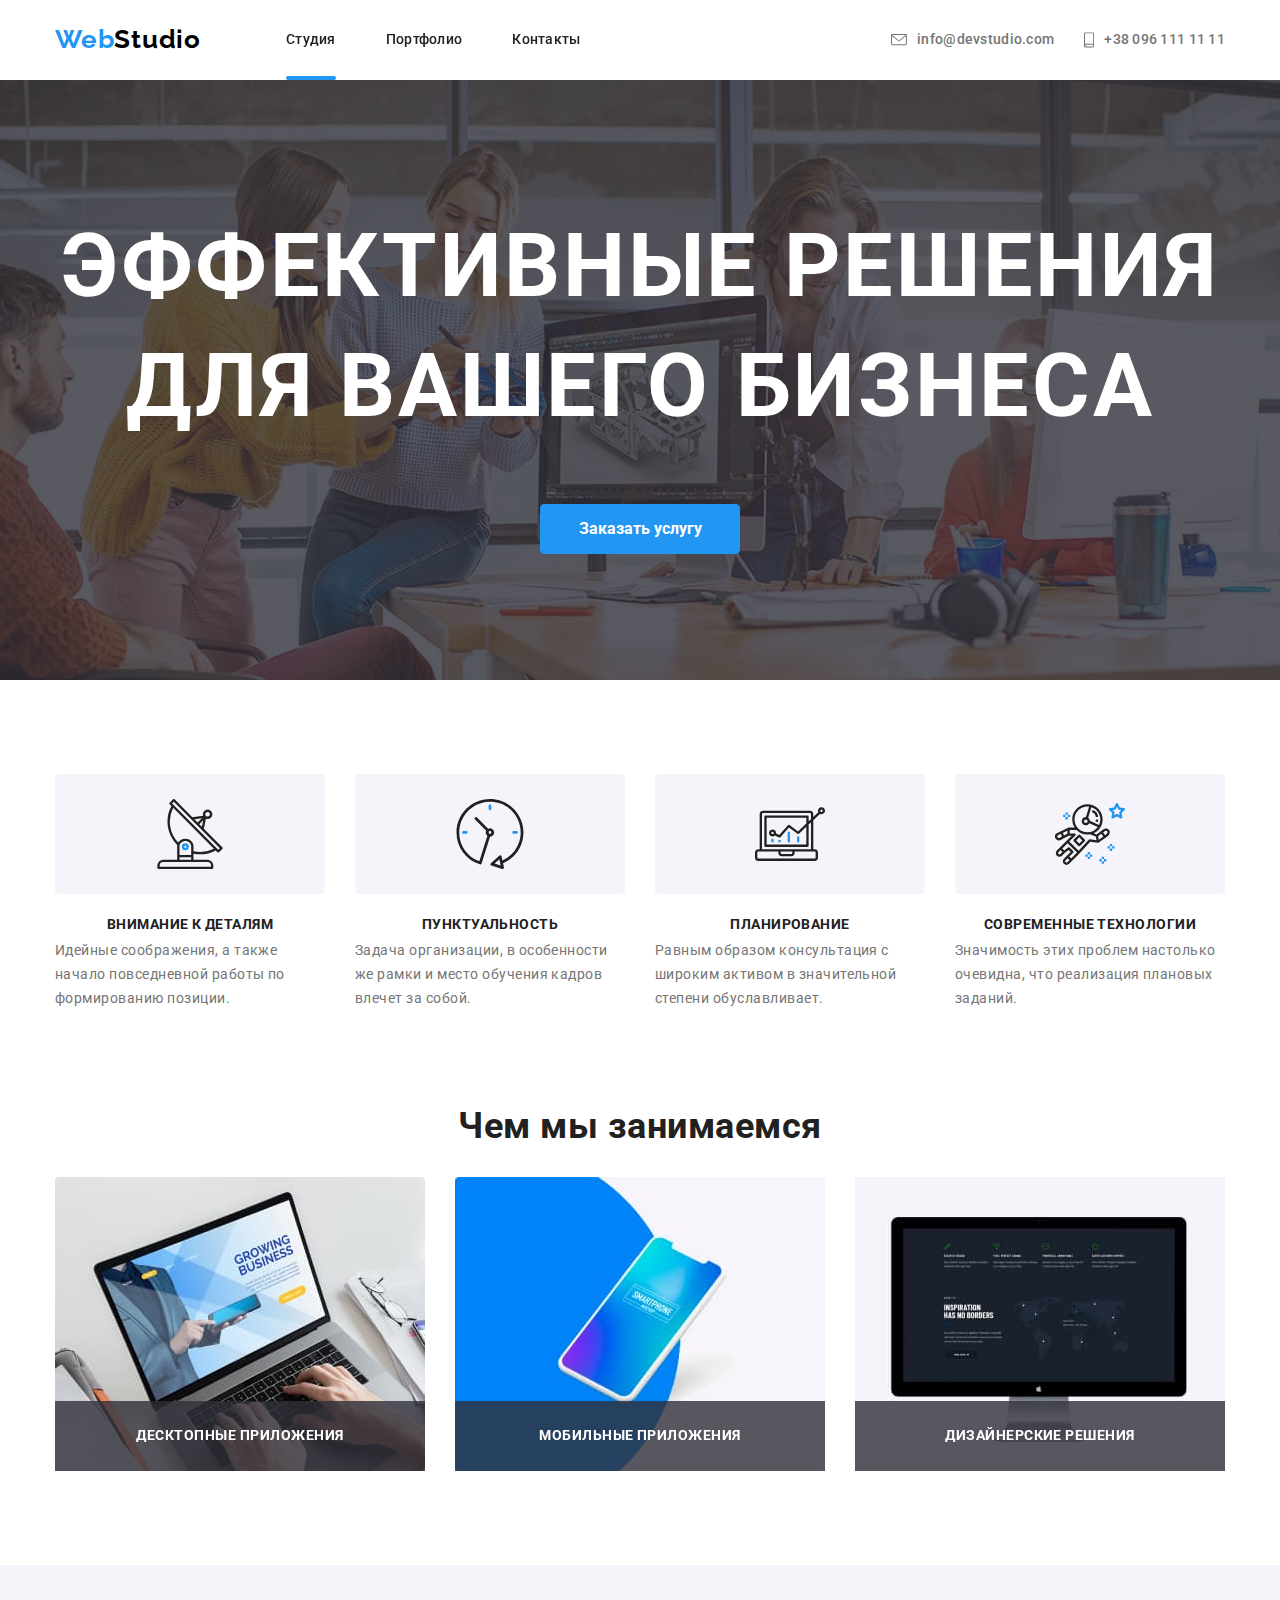
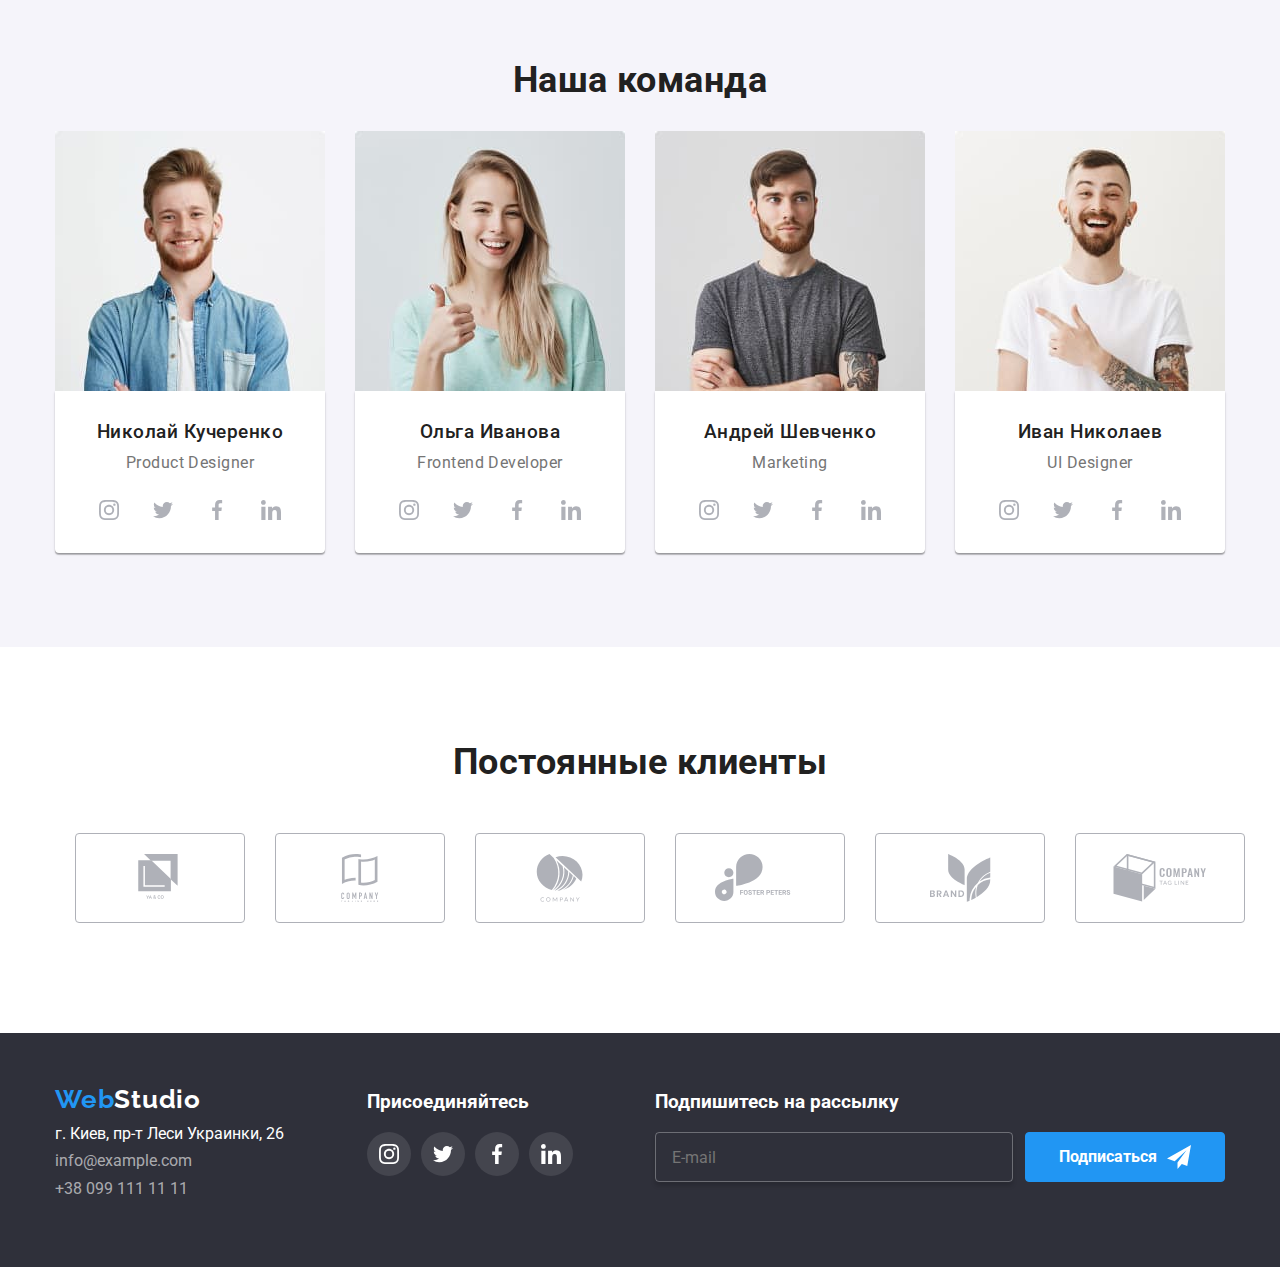
<file: index.html>
<!DOCTYPE html>
<html lang="ru">
  <head>
    <meta charset="UTF-8" />
    <meta name="viewport" content="width=device-width, initial-scale=1.0" />

    <link
      href="https://fonts.googleapis.com/css2?family=Raleway:wght@700&family=Roboto:wght@400;500;700&display=swap"
      rel="stylesheet"
    />
    <link rel="stylesheet" href="./style/modern-normalize.css" />
    <link rel="stylesheet" href="./style/style.css" />
    <title>Document</title>
  </head>

  <body>
    <div class="hero-backdrop is-hidden" data-modal>
      <div class="hero-modal">
       
        <form class="hero-form">
          <div>
            <button type="button" class="button-form-close" data-modal-close><svg class="close-form">
                <use href="./image/sprite.svg#close-black"></use>
              </svg> </button>
          </div>
            
            <b class="form-caption">Оставьте свои данные, мы вам перезвоним</b>
            <div class="form-field">
              <input type="text" class="form-input" name="name" id="name" placeholder=" ">
              <label for="name" class="form-label">Имя</label>
              <div class="icon-form "><svg class="icon-modal">
                  <use href="./image/sprite.svg#person-black"></use>
                </svg></div>
            </div>
    
            <div class="form-field">
              <input type="tel" class="form-input" name="tell" id="tell" placeholder=" ">
              <label for="tell" class="form-label">Телефон</label>
              <div class="icon-form "><svg class="icon-modal">
                  <use href="./image/sprite.svg#phone-black"></use>
                </svg></div>
            </div>
            <div class="form-field">
              <input type="email" class="form-input" name="email" id="email" placeholder=" ">
              <label for="email" class="form-label">Почта</label>
              <div class="icon-form "><svg class="icon-modal">
                  <use href="./image/sprite.svg#email-black"></use>
                </svg></div>
            </div>
    
            <label class="form-textarea">
              <textarea class="form-input" rows="5" name="commemt" placeholder=" "></textarea>
              <span class="label-textarea">Комментарий</span></label>
    
    
            <div class="form-checkbox">
    
              <label class="checkbox-label">
                <input type="checkbox" class="checkbox" name="checkbox" value="terms" />
                <span class="checkbox-icon"></span><span class="label"> Соглашаюсь с рассылкой и принимаю <a href=""
                    class="href-form">Условия
                    договора</a></span>
              </label>
    
            </div>
            <div>
              <button type="submit" class="button-form">Отправить</button></div>
          </div>
        </form>
      
    </div>
    <!-- Шапка страницы -->
    <header class="header">
      <div class="container">
        <nav class="main-nav">
          <a href="./" class="logo"
            ><span class="logo-one">Web</span
            ><span class="logo-two">Studio</span></a
          >

          <ul class="list head-main">
            <li class="item">
              <a class="link nav active" href="./index.html" >Студия</a>
             
            </li>
            <li class="item">
               <a class="link nav " href="./portfolio.html" >Портфолио</a>
            </li>
            <li class="item">
              <a class="link nav" href="" >Контакты</a>
            </li>
          </ul>
        </nav>
        <ul class="list auth-nav">
          <li class="item">           
            <a class="link auth-nav contact" href="mailto:info@devstudio.com" 
              ><svg class="icon-contact">
              <use  href="./image/sprite.svg#envelope"></use></svg>
              info@devstudio.com</a
            >
          </li>
          <li class="item">            
            <a class="link auth-nav contact" href="tell:+380961111111" 
              ><svg class="icon-contact-phone">
                <use href="./image/sprite.svg#smartphone"></use></svg>
                +38 096 111 11 11</a
            >
          </li>
        </ul>
      </div>
    </header>
    <main>
      <section class="hero"> 
      
      <div class="container hero-fone">
          <h1 class="hero-title">Эффективные решения для вашего бизнеса</h1>
          <button type="button" class="button-primary buttom-header" data-modal-open>
              Заказать услугу
            </button>
            
            
          
        </div>
      </section>
      
     

      <section class="section not-paddig-bottom">
        <div class="container">
          <!--Скрытый заголовок-->
          <h2 class="invisible">Невидимый заголовок</h2>
          <ul class="list flex-container">
            <li class="item">
              
                <div class="icon"><svg class="icon-start">
                  <use href="./image/sprite.svg#antenna"></use>
                </svg></div>

                <h3 class="hero-three else-color-hero">Внимание к деталям</h3>
                <p class="text-p">
                  Идейные соображения, а также начало повседневной работы по
                  формированию позиции.
                </p>
            </li>
            <li class="item">
              
                <div class="icon">
                  <svg class="icon-start">
                    <use href="./image/sprite.svg#clock"></use>
                  </svg>
                </div>
                <h3 class="hero-three else-color-hero">Пунктуальность</h3>
                <p class="text-p">
                  Задача организации, в особенности же рамки и место обучения
                  кадров влечет за собой.
                </p>
            </li>
            <li class="item">
              <div class="icon">
                  <svg class="icon-start">
                    <use href="./image/sprite.svg#diagram"></use>
                  </svg>
                </div>
                <h3 class="hero-three else-color-hero">Планирование</h3>
                <p class="text-p">
                  Равным образом консультация с широким активом в значительной
                  степени обуславливает.
                </p>
            </li>
            <li class="item">
              <div class="icon">
                <svg class="icon-start">
                  <use href="./image/sprite.svg#astronaut"></use>
                </svg>
                </div>
                <h3 class="hero-three else-color-hero">
                  Современные технологии
                </h3>
                <p class="text-p">
                  Значимость этих проблем настолько очевидна, что реализация
                  плановых заданий.
                </p>
            </li>
          </ul>
        </div>
      </section>
     
      <section class="section">
        <div class="container">
          <h2 class="hero-two">Чем мы занимаемся</h2>

          <ul class="list flex-container">
            <li class="item primory-fone">
              <img src="./image/ноут.jpg" alt="изображения ноутбука" />
                <h3 class="hero-three hero-three-else">
                  Десктопные приложения
                </h3>
            </li>
            <li class="item primory-fone">
             <img
                  src="./image/телефон.jpg"
                  alt="изображения мобильного телефона"
                />
                <h3 class="hero-three hero-three-else">
                  Мобильные приложения
                </h3>
            </li>
            <li class="item primory-fone ">
              <img src="./image/монитор.jpg" alt="изображения монитора" />
                <h3 class="hero-three hero-three-else">
                  Дизайнерские решения
                </h3>
            </li>
          </ul>
        </div>
      </section>
      <section class="section fone-section ">
        <div class="container">
        <h2 class="hero-two">Наша команда</h2>
        
          <ul class="list flex-container friends">            
              <li class="flex-element card">
                <div >
                <img
                    src="./image/foto-1.jpg"
                    alt="фото сотрудника"
                    width="270"
                    height="260"
                  />
              <div class="card-content">          
                  <h3 class="name name-color">Николай Кучеренко</h3>
                  <p lang="en" class="profesion">Product Designer</p>
                <ul class="list flex-container social-icon">
                  <li class="item-social">
                  <a href="" class=" social-link" aria-label="ссылка на Instagram">
                    <svg class="icon-social">
                      <use href="./image/sprite.svg#instagram"></use>
                      </svg></a
                    >
                  </li>
                  <li class="item-social">
                    <a
                      class="link social-link"
                      href=""
                      aria-label="ссылка на Twitter"
                      
                      ><svg class="icon-social">
                        <use href="./image/sprite.svg#twitter"></use>
                      </svg></a
                    >
                  </li>
                  <li class="item-social">
                    <a
                      class="link social-link"
                      href=""
                      aria-label="ссылка на Facebook"
                      
                      ><svg class="icon-social">
                        <use href="./image/sprite.svg#facebook"></use>
                      </svg></a
                    >
                  </li>
                  <li class="item-social">
                    <a
                      class="link social-link"
                      href=""
                      aria-label="ссылка на IN"
                     
                      ><svg class="icon-social">
                      <use href="./image/sprite.svg#linkedin"></use>
                      </svg></a
                    >
                  </li>
                </ul>
                </div>
                </div>
              </li>
            
            <li class="flex-element card">
              <div>
              <img
                  src="./image/foto-2.jpg"
                  alt="фото сотрудника"
                  width="270"
                  height="260"
                />
                <div class="card-content">
                <h3 class="name name-color">Ольга Иванова</h3>
                <p lang="en" class="name profesion">Frontend Developer</p>
              <ul class="list flex-container social-icon">
                <li class="item-social">
                  <a href="" class=" social-link" aria-label="ссылка на Instagram">
                    <svg class="icon-social">
                      <use href="./image/sprite.svg#instagram"></use>
                    </svg></a>
                </li>
                <li class="item-social">
                  <a class="link social-link" href="" aria-label="ссылка на Twitter"><svg class="icon-social">
                      <use href="./image/sprite.svg#twitter"></use>
                    </svg></a>
                </li>
                <li class="item-social">
                  <a class="link social-link" href="" aria-label="ссылка на Facebook"><svg class="icon-social">
                      <use href="./image/sprite.svg#facebook"></use>
                    </svg></a>
                </li>
                <li class="item-social">
                  <a class="link social-link" href="" aria-label="ссылка на IN"><svg class="icon-social">
                      <use href="./image/sprite.svg#linkedin"></use>
                    </svg></a>
                </li>
              
              </ul>
              </div>
              </div>
            </li>
            
            <li class="flex-element card">
              <div>
              <img
                  src="./image/foto-3.jpg"
                  alt="фото сотрудника"
                  width="270"
                  height="260"
                />
                <div class="card-content">
                <h3 class="name name-color">Андрей Шевченко</h3>
                <p lang="en" class="name profesion">Marketing</p>
              <ul class="list flex-container social-icon">
                <li class="item-social">
                  <a href="" class=" social-link" aria-label="ссылка на Instagram">
                    <svg class="icon-social">
                      <use href="./image/sprite.svg#instagram"></use>
                    </svg></a>
                </li>
                <li class="item-social">
                  <a class="link social-link" href="" aria-label="ссылка на Twitter"><svg class="icon-social">
                      <use href="./image/sprite.svg#twitter"></use>
                    </svg></a>
                </li>
                <li class="item-social">
                  <a class="link social-link" href="" aria-label="ссылка на Facebook"><svg class="icon-social">
                      <use href="./image/sprite.svg#facebook"></use>
                    </svg></a>
                </li>
                <li class="item-social">
                  <a class="link social-link" href="" aria-label="ссылка на IN"><svg class="icon-social">
                      <use href="./image/sprite.svg#linkedin"></use>
                    </svg></a>
                </li>
              </ul>
              </div>
            </div>
            </li>
            <li class="flex-element">
              <div class="card">
              <img
                  src="./image/foto-4.jpg"
                  alt="фото сотрудника"
                  width="270"
                  height="260"
                />
                <div class="card-content">
                <h3 class="name name-color">Иван Николаев</h3>
                <p lang="en" class="name profesion">UI Designer</p>
              <ul class="list flex-container social-icon">
               
                <li class="item-social">
                  <a href="" class=" social-link" aria-label="ссылка на Instagram">
                    <svg class="icon-social">
                      <use href="./image/sprite.svg#instagram"></use>
                    </svg></a>
                </li>
                <li class="item-social">
                  <a class="link social-link" href="" aria-label="ссылка на Twitter"><svg class="icon-social">
                      <use href="./image/sprite.svg#twitter"></use>
                    </svg></a>
                </li>
                <li class="item-social">
                  <a class="link social-link" href="" aria-label="ссылка на Facebook"><svg class="icon-social">
                      <use href="./image/sprite.svg#facebook"></use>
                    </svg></a>
                </li>
                <li class="item-social">
                  <a class="link social-link" href="" aria-label="ссылка на IN"><svg class="icon-social">
                      <use href="./image/sprite.svg#linkedin"></use>
                    </svg></a>
                </li>
                
              </ul>
            </li>
          </div>
        </div>
          </ul>
        </div>
      </section>
      <section class="section">
        <div class="container">
          <h2 class="hero-two title-client">Постоянные клиенты</h2>

          <ul class="flex-container partner">
            <li class="item">
              <a class="link" href=""
                ><svg class="icon-partner">
                  <use href="./image/sprite.svg#logo-1"></use>
                </svg></a>
            </li>
            <li class="item">
              <a class="link" href="">
                <svg class="icon-partner">
                  <use href="./image/sprite.svg#logo-2"></use>
                </svg></a>
            </li>
            <li class="item">
              <a class="link" href=""
                ><svg class="icon-partner">
                  <use href="./image/sprite.svg#logo-3"></use>
                </svg></a>
            </li>
            <li class="item">
              <a class="link" href=""
                ><svg class="icon-partner">
                  <use href="./image/sprite.svg#logo-4"></use>
                </svg></a>
            </li>
            <li class="item">
              <a class="link" href=""
                ><svg class="icon-partner">
                  <use href="./image/sprite.svg#logo-5"></use>
                </svg></a>
            </li>
            <li class="item">
              <a class="link" href=""
                ><svg class="icon-partner">
                  <use href="./image/sprite.svg#logo-6"></use>
                </svg></a>
            </li>
          </ul>
        </div>
      </section>
    </main>

    <!-- Подвал страницы -->
    <footer class="page-footer">
      <div class="container flex-container">
        <!-- Логотип -->
        <div class="footer-block">
        <a href="./" class="link logo logo-footer"
          ><span class="logo-one">Web</span
          ><span class="logo-two-footer">Studio</span></a
        >
        <!--Контакты-->
        <address>
          <p>г. Киев, пр-т Леси Украинки, 26</p>
          <ul class="list">
            <li>
              <a class="contact-footer link" href="mailto:info@example.com"
                >info@example.com</a
              >
            </li>
            <li>
              <a href="tell:+380991111111" class="contact-footer link"
                >+38 099 111 11 11</a
              >
            </li>
          </ul>
        </address>
      </div>      
        <!-- Ссылки на соцсети -->
      <div class="footer-block">
        
        <h3>Присоединяйтесь</h3>
        <ul class="list flex-container social-icon">
          <li class="item-social">
            <a href="" class=" social-link-footer" aria-label="ссылка на Instagram">
              <svg class="icon-social-footer">
                <use href="./image/sprite.svg#instagram"></use>
              </svg></a>
          </li>
          <li class="item-social">
            <a class="link social-link-footer" href="" aria-label="ссылка на Twitter"><svg class="icon-social-footer">
                <use href="./image/sprite.svg#twitter"></use>
              </svg></a>
          </li>
          <li class="item-social">
            <a class="link social-link-footer" href="" aria-label="ссылка на Facebook"><svg class="icon-social-footer">
                <use href="./image/sprite.svg#facebook"></use>
              </svg></a>
          </li>
          <li class="item-social">
            <a class="link social-link-footer" href="" aria-label="ссылка на IN"><svg class="icon-social-footer">
                <use href="./image/sprite.svg#linkedin"></use>
              </svg></a>
          </li>
        </ul>
        </div>

        <div class="footer-block ">
         
          <form class="footer-form"> 
              <h3> Подпишитесь на рассылку</h3><div class="flex-container">
                <div class="footer-form-field"><input class="footer-input" name="email" type="email" placeholder="E-mail"></div>
               <div class="form-button-footer">    
              <button type="button" class="button-footer">Подписаться<svg class="icon-button">
                  <use href="./image/sprite.svg#icon-send"></use>
                </svg></button></div></div></form>
                
        </div>
      
    </footer>
   <script src="./js/modal.js"></script>
  </body>
</html>
</file>
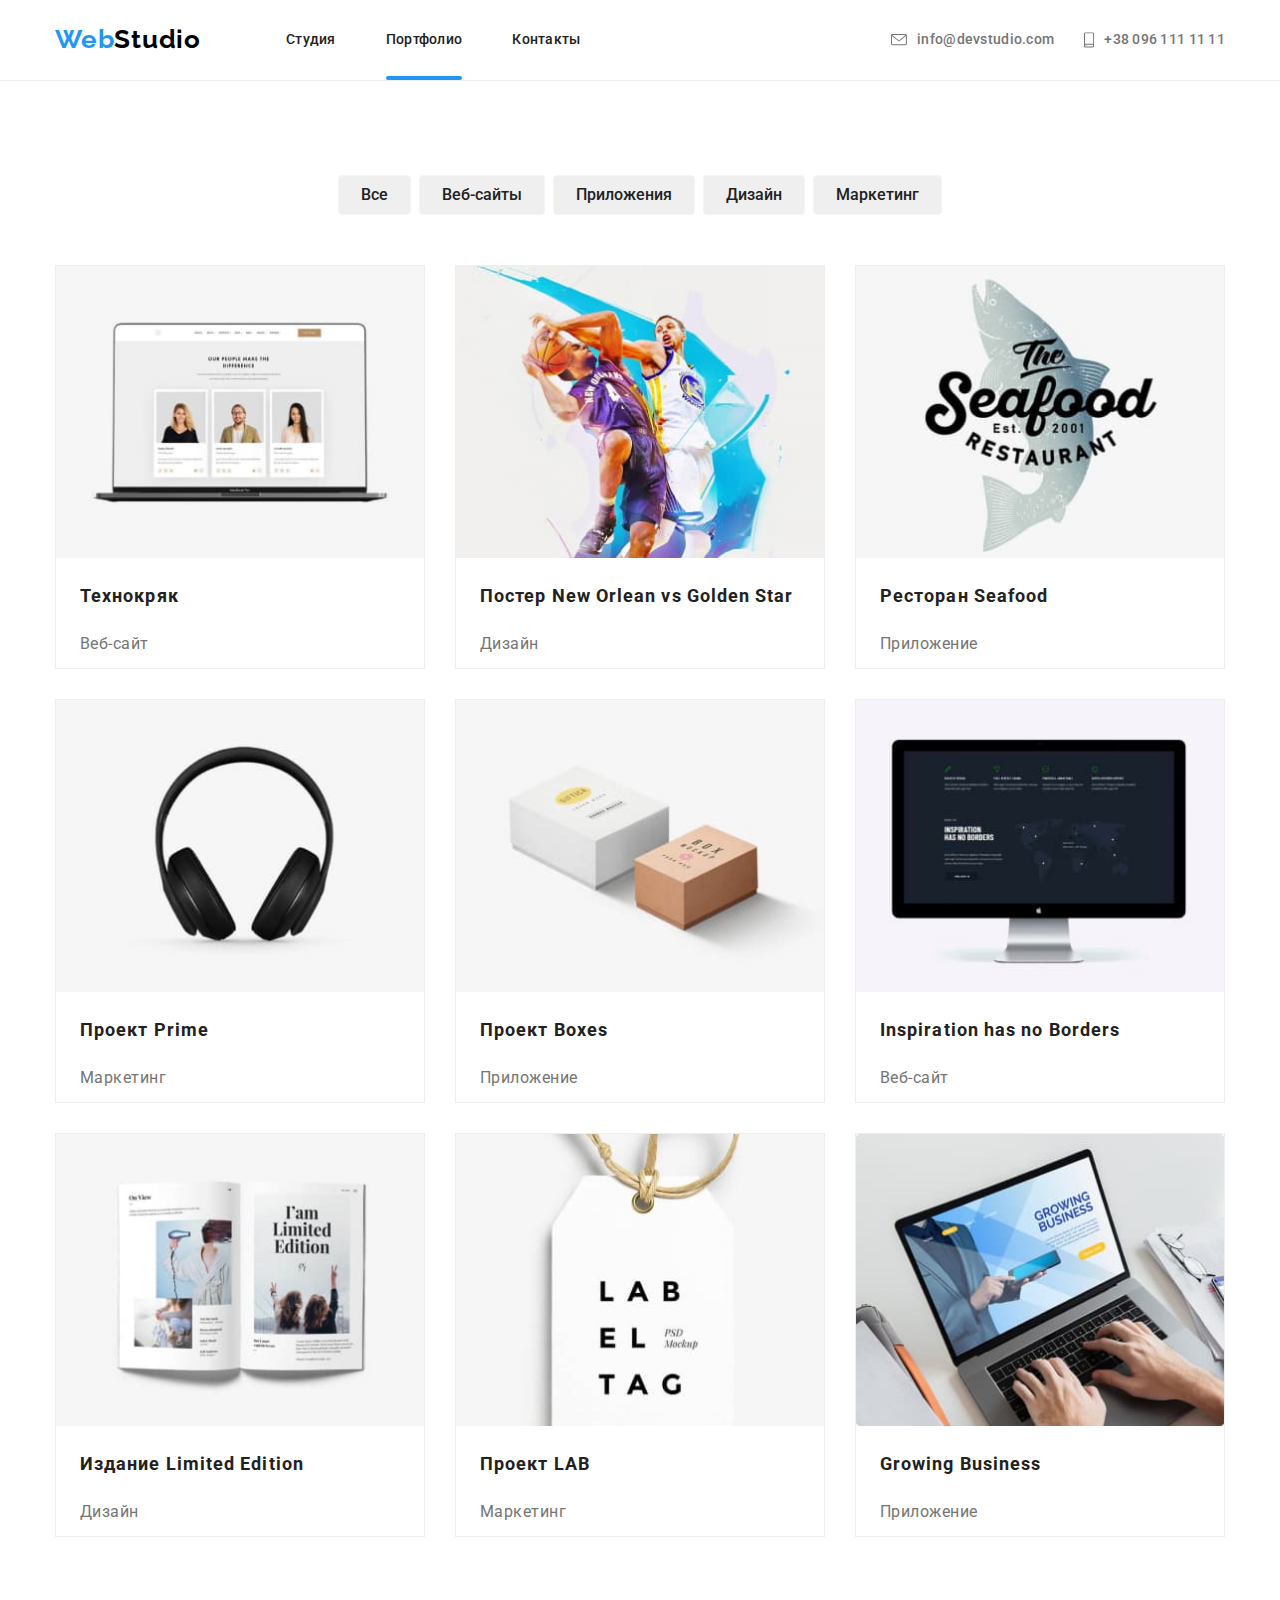
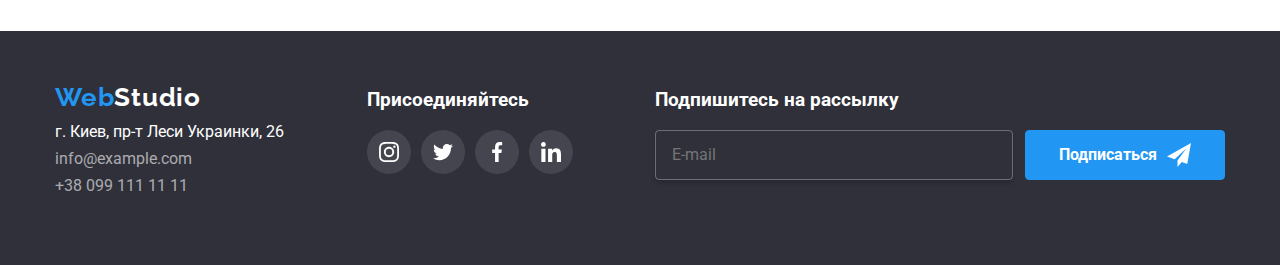
<file: portfolio.html>
<!DOCTYPE html>
<html lang="ru">
  <head>
    <meta charset="UTF-8" />
    <meta name="viewport" content="width=device-width, initial-scale=1.0" />
    
    <link
      href="https://fonts.googleapis.com/css2?family=Raleway:wght@700&family=Roboto:wght@400;500;700&display=swap"
      rel="stylesheet"
    />
    <link rel="stylesheet" href="./style/modern-normalize.css" />
    <link rel="stylesheet" href="./style/style.css" />
    <title>Document</title>
  </head>

  <body>
    <!-- Шапка страницы -->
  <header class="header">
    <div class="container">
      <nav class="main-nav">
        <a href="./" class="logo"><span class="logo-one">Web</span><span class="logo-two">Studio</span></a>
  
        <ul class="list head-main">
          <li class="item">
            <a class="link nav" href="./index.html">Студия</a>
          </li>
          <li class="item">
            <a class="link nav active" href="./portfolio.html">Портфолио</a>
          </li>
          <li class="item">
            <a class="link nav" href="">Контакты</a>
          </li>
        </ul>
      </nav>
      <ul class="list auth-nav">
        <li class="item">
          <a class="link auth-nav contact" href="mailto:info@devstudio.com"><svg class="icon-contact">
              <use href="./image/sprite.svg#envelope"></use>
            </svg>
            info@devstudio.com</a>
        </li>
        <li class="item">
          <a class="link auth-nav contact" href="tell:+380961111111"><svg class="icon-contact-phone">
              <use href="./image/sprite.svg#smartphone"></use>
            </svg>
            +38 096 111 11 11</a>
        </li>
      </ul>
    </div>
  </header>
    <main>
      <section class="section section-portfolio ">
        <div class="container">
       <h1 class="invisible">Портфолио</h1>
      <ul class="list ">
        <div class="flex-container filtr">
        <li class="item-filtr"><a href=""><button type="button" class="button-secondary">Все</button></a></li>
        <li class="item-filtr"><a href=""><button type="button" class="button-secondary">Веб-сайты</button</a></li>
        <li class="item-filtr"><a href=""><button type="button" class="button-secondary">Приложения</button></a></li>
        <li class="item-filtr"><a href=""><button type="button" class="button-secondary">Дизайн</button></a></li>
        <li class="item-filtr"><a href=""><button type="button" class="button-secondary">Маркетинг</button></a></li>
      </div>
    </ul>
    <ul class="list">
        <div class="filtr-oll">
        <li >
          
          <a class="oll" href=""><div class="oll-image">
            <img   src="./image/tehnokryak.jpg" alt="Технокряк">
            <div class="oll-overlay">
               <p class="text-card">Технокряк это современная площадка распространения коронавируса. Компании используют эту платформу для цифрового
              шпионажа и атак на защищённые сервера конкурентов.</p>
              </div>
              </div>
              <span class="card-portfolio">
              <h2 class="hero-text-card">Технокряк</h2>
              <p class="p-card">Веб-сайт</p>
 </span>         </a>
        </li>
        <li>
          <a  class="oll" href=""><div class="oll-image">
            <img src="./image/poster.jpg" alt="Постер New Orlean vs Golden Star">
              <div class="oll-overlay">
               <p class="text-card">Технокряк это современная площадка распространения коронавируса. Компании используют эту платформу для цифрового
                 шпионажа и атак на защищённые сервера конкурентов.</p></div>
                </div>
              <span class="card-portfolio">
                 <h2 class="hero-text-card">Постер New Orlean vs Golden Star</h2>
              <p class="p-card">Дизайн</p>
              
   </span>       </a>
        </li>
        <li >
          <a class="oll" href=""><div class="oll-image">
            <img src="./image/restoran.jpg" alt="Ресторан Seafood">
            <div class="oll-overlay">
               <p class="text-card">Технокряк это современная площадка распространения коронавируса. Компании используют эту платформу для цифрового
                 шпионажа и атак на защищённые сервера конкурентов.</p></div>
                </div>
                <span class="card-portfolio">
                 <h2 class="hero-text-card">Ресторан Seafood</h2>
              <p class="p-card">Приложение</p></span>
          </a>
        </li>
        <li >
          <a class="oll" href=""><div class="oll-image">
            <img src="./image/Проект-Prime.jpg" alt="Проект Prime">
              <div class="oll-overlay">
               <p class="text-card">Технокряк это современная площадка распространения коронавируса. Компании используют эту платформу для цифрового
                 шпионажа и атак на защищённые сервера конкурентов.</p></div>
                </div>
                <span class="card-portfolio">
                 <h2 class="hero-text-card">Проект Prime</h2>
              <p class="p-card">Маркетинг</p>
</span>          </a>
        </li>
        <li >
          <a class="oll" href=""><div class="oll-image">
            <img src="./image/Проект-Boxes.jpg" alt="Проект Boxes">
            <div class="oll-overlay">
               <p class="text-card">Технокряк это современная площадка распространения коронавируса. Компании используют эту платформу для цифрового
                шпионажа и атак на защищённые сервера конкурентов.</p></div>
                </div>
                <span class="card-portfolio">
                <h2 class="hero-text-card">Проект Boxes</h2>
              <p class="p-card">Приложение</p></span>
          </a>
        </li>
        <li >
          <a class="oll" href=""><div class="oll-image">
            <img src="./image/монитор.jpg" alt="Inspiration has no Borders">
            <div class="oll-overlay">
               <p class="text-card">Технокряк это современная площадка распространения коронавируса. Компании используют эту платформу для цифрового
                 шпионажа и атак на защищённые сервера конкурентов.</p></div>
                </div>
                <span class="card-portfolio">
                 <h2 class="hero-text-card">Inspiration has no Borders</h2>
              <p class="p-card">Веб-сайт</p>
 </span>         </a>
        </li>
        <li>
          <a  class="oll" href=""><div class="oll-image">
            <img src="./image/Издание-Limited-Edition.jpg" alt="Издание Limited Edition">
            <div class="oll-overlay">
               <p class="text-card">Технокряк это современная площадка распространения коронавируса. Компании используют эту платформу для цифрового
                 шпионажа и атак на защищённые сервера конкурентов.</p></div>
                </div>
                <span class="card-portfolio">
                  <h2 class="hero-text-card">Издание Limited Edition</h2>
              <p class="p-card">Дизайн</p>
            </span>       </a>
        </li>
        <li>
          <a  class="oll" href=""><div class="oll-image">
            <img src="./image/Проект-LAB.jpg" alt="Проект LAB">
              <div class="oll-overlay">
               <p class="text-card">Технокряк это современная площадка распространения коронавируса. Компании используют эту платформу для цифрового
                 шпионажа и атак на защищённые сервера конкурентов.</p></div>
                </div>
                <span class="card-portfolio">
                  <h2 class="hero-text-card">Проект LAB</h2>
              <p class="p-card">Маркетинг</p>
                </span>         </a>
        </li>
        <li >
          <a class="oll" href=""><div class="oll-image">
            <img src="./image/ноут.jpg" alt="Growing Business">
            <div class="oll-overlay">
               <p class="text-card">Технокряк это современная площадка распространения коронавируса. Компании используют эту платформу для цифрового
                 шпионажа и атак на защищённые сервера конкурентов.</p></div>
                </div>
                <span class="card-portfolio">
                  <h2 class="hero-text-card">Growing Business</h2>
              <p class="p-card">Приложение</p></span>
          </a>
        </li>
        </div>
      </ul>
      </div>
      </section>

    </main>

    <!-- Подвал страницы -->
<footer class="page-footer">
  <div class="container flex-container">
    <!-- Логотип -->
    <div class="footer-block">
      <a href="./" class="link logo logo-footer"><span class="logo-one">Web</span><span
          class="logo-two-footer">Studio</span></a>
      <!--Контакты-->
      <address>
        <p>г. Киев, пр-т Леси Украинки, 26</p>
        <ul class="list">
          <li>
            <a class="contact-footer link" href="mailto:info@example.com">info@example.com</a>
          </li>
          <li>
            <a href="tell:+380991111111" class="contact-footer link">+38 099 111 11 11</a>
          </li>
        </ul>
      </address>
    </div>
    <!-- Ссылки на соцсети -->
    <div class="footer-block">
      <h3>Присоединяйтесь</h3>
      <ul class="list flex-container social-icon">
        <li class="item-social">
          <a href="" class=" social-link-footer" aria-label="ссылка на Instagram">
            <svg class="icon-social-footer">
              <use href="./image/sprite.svg#instagram"></use>
            </svg></a>
        </li>
        <li class="item-social">
          <a class="link social-link-footer" href="" aria-label="ссылка на Twitter"><svg class="icon-social-footer">
              <use href="./image/sprite.svg#twitter"></use>
            </svg></a>
        </li>
        <li class="item-social">
          <a class="link social-link-footer" href="" aria-label="ссылка на Facebook"><svg class="icon-social-footer">
              <use href="./image/sprite.svg#facebook"></use>
            </svg></a>
        </li>
        <li class="item-social">
          <a class="link social-link-footer" href="" aria-label="ссылка на IN"><svg class="icon-social-footer">
              <use href="./image/sprite.svg#linkedin"></use>
            </svg></a>
        </li>
      </ul>
    </div>

    <div class="footer-block ">
    
      <form class="footer-form">
        <h3> Подпишитесь на рассылку</h3>
        <div class="flex-container">
          <div class="footer-form-field"><input class="footer-input" name="email" type="email" placeholder="E-mail"></div>
          <div class="form-button-footer">
            <button type="button" class="button-footer">Подписаться<svg class="icon-button">
                <use href="./image/sprite.svg#icon-send"></use>
              </svg></button></div>
        </div>
      </form>
    
    </div>
  
</footer>
    </body>
    
    </html>
</file>
<file: style/style.css>
:root {
  --primary-white-color: #ffffff;
  --accent-color: #2196f3;
  --hero-fone: rgba(47, 48, 58, 0.8);
  --text-body-color: #757575;
  --text-social-links: #afb1b8;
  --border-portfolio-line: #ececec;
  --logo-color-studio: #000000;
  --text-title-button-secondary: #212121;
  --button-secondary-icon-background: #f5f4fa;
  --background-text-card: rgba(33, 150, 243, 0.9);
  --background-footer: #2f303a;
  --text-adress-footer: rgba(255, 255, 255, 0.6);
  --text-after-footer: rgba(255, 255, 255, 0.4);
  --fone-social-footer: rgba(255, 255, 255, 0.1);
  --shadow-one: rgba(0, 0, 0, 0.2);
  --shadow-two: rgba(0, 0, 0, 0.14);
  --shadow-three: rgba(0, 0, 0, 0.12);
  --shadow-four: rgba(0, 0, 0, 0.16);
  --shadow-five: rgba(0, 0, 0, 0.06);
  --border-portfolio: #eeeeee;
}
/*Общее проект*/
html {
  box-sizing: border-box;
}
.invisible {
  display: none;
}
body {
  font-family: "Roboto", sans-serif;
  cursor: pointer;
}
img {
  display: block;
  max-width: 100%;
  height: auto;
  margin-right: 0px;
}
.list,
a {
  text-decoration: none;
}
.list,
p {
  margin: 0;
  padding: 0;
  list-style: none;
}
ul {
  list-style-type: none;
}
.container {
  width: 1200px;
  padding-left: 15px;
  padding-right: 15px;
  margin-left: auto;
  margin-right: auto;
}
.flex-container {
  display: flex;
}
.flex-element {
  width: 270px;
  align-items: center;
  text-align: center;
}
.section {
  padding-top: 94px;
  padding-bottom: 94px;
}
.not-paddig-bottom {
  padding-bottom: 0px;
}
.link {
  display: block;
}

link > .button-secondary {
  text-decoration: none;
}
h1,
h2,
h3,
h4,
h5,
h6 {
  margin-top: 0;
}
/*Логотип*/

.logo {
  font-family: "Raleway", sans-serif;
  font-weight: 700;
  font-size: 26px;
  line-height: 1.19;
  letter-spacing: 0.03em;
  line-height: 31px;
}
.logo-one {
  color: var(--accent-color);
}
.logo-two {
  color: var(--logo-color-studio);
}

/*Header*/

.hero-backdrop.is-hidden {
  opacity: 0;
  pointer-events: none;
}

.button-form-close {
  position: absolute;
  top: 0;
  right: 0;
  width: 30px;
  height: 30px;
  border-radius: 50%;
  margin-right: 8px;
  margin-top: 1px;
  background: #ffffff;
  border: 1px solid rgba(0, 0, 0, 0.1);
  box-sizing: border-box;
}
.close-form {
  width: 18px;
  height: 18px;
}
.hero-backdrop {
  position: fixed;
  overflow: auto;
  width: 100%;
  height: 100%;
  padding: 15px;
  background-color: rgba(0, 0, 0, 0.2);
  opacity: 1;
  transition: opacity 250ms cubic-bezier(0.4, 0, 0.2, 1);
}

.hero-modal {
  display: block;
  position: absolute;
  top: 50%;
  left: 50%;
  transform: translate(-50%, -50%);
  background-color: var(--primary-white-color);
  min-width: 528px;
  min-height: 521px;
  padding-top: 33px;
  padding-left: 40px;
  padding-right: 40px;
  padding-bottom: 47px;
  box-shadow: 0px 2px 1px rgba(0, 0, 0, 0.2), 0px 1px 1px rgba(0, 0, 0, 0.14),
    0px 1px 3px rgba(0, 0, 0, 0.12);
  border-radius: 4px;
}

.hero-form {
  display: block;
  margin: 0;
  position: absolute;
  top: 0;
  left: 0;
  width: 100%;
  height: 100%;
  padding-top: 33px;
  padding-left: 40px;
  padding-right: 40px;
  padding-bottom: 47px;
}

.form-caption {
  display: inline-block;
  margin-bottom: 30px;
  font-weight: bold;
  font-size: 20px;
  line-height: 1.15;
  text-align: center;
  letter-spacing: 0.03em;
}
.form-field {
  display: block;
  position: relative;
  margin-bottom: 28px;
  font-weight: normal;
  font-size: 14px;
  line-height: 1.14;
  letter-spacing: 0.01em;

  color: var(--text-body-color);
}
.form-input {
  margin: 0;
  width: 100%;
  padding: 12px 42px;
  font: inherit;
  border: 1px solid rgba(33, 33, 33, 0.2);
  border-radius: 4px;
}
.form-input:focus + .form-label,
.form-input:not(:placeholder-shown) + .form-label {
  transform: translate(-30px, -43px);

  color: var(--accent-color);
}
.form-label {
  font: inherit;
  display: inline-block;
  position: absolute;
  top: 50%;
  left: 42px;

  transform: translateY(-50%);
  transition: transform 250ms cubic-bezier(0.4, 0, 0.2, 1);
}
.checkbox-label {
  display: flex;
  align-items: center;
}

.form-checkbox {
  font-size: 12px;
  line-height: 1.17;
  letter-spacing: 0.03em;
  margin-bottom: 30px;
}

.form-checkbox .href-form {
  color: var(--accent-color);
  font-style: underline;
}
textarea {
  resize: none;
}
.form-textarea {
  display: block;
  position: relative;
  margin-bottom: 20px;
  font-weight: normal;
  font-size: 14px;
  line-height: 1.14;
  letter-spacing: 0.01em;
  color: var(--text-body-color);
}
.label-textarea {
  font: inherit;
  display: inline-block;
  position: absolute;
  top: 20%;
  left: 16px;

  transform: translateY(-50%);
  transition: transform 250ms cubic-bezier(0.4, 0, 0.2, 1);
}
.form-input:focus + .label-textarea,
.form-input:not(:placeholder-shown) + .label-textarea {
  transform: translatey(-43px);

  color: var(--accent-color);
}
.checkbox-icon {
  display: inline-block;
  cursor: pointer;
  margin-right: 8px;

  width: 16px;
  height: 15px;
  border: 2px solid var(--text-title-button-secondary);
  border-radius: 4px;
  background-color: var(--primary-white-color);
  transition: transform 250ms cubic-bezier(0.4, 0, 0.2, 1);
  /* display: inline-block width;
  margin: 0;
  margin-right: 8px;
  font: inherit;
  box-shadow: 0px 2px 1px rgba(0, 0, 0, 0.2), 0px 1px 1px rgba(0, 0, 0, 0.14),
    0px 1px 3px rgba(0, 0, 0, 0.12);
  border-radius: 4px;*/
}
.checkbox:checked + .checkbox-icon {
  background-color: var(--accent-color);
  background-image: url("../image/icon-check.svg");
  background-size: contain;
  border-color: transparent;
  background-origin: border-box;
}
.label {
  transition: transform 250ms cubic-bezier(0.4, 0, 0.2, 1);
}
.checkbox:checked ~ .label {
  transform: translateX(20px);
}
.icon-form {
  display: inline-block;
  position: absolute;
  top: 50%;
  left: 16px;
  width: 18px;
  height: 18px;
  transform: translateY(-50%);
  transition: transform 250ms cubic-bezier(0.4, 0, 0.2, 1);
  fill: var(--text-title-button-secondary);
}
.icon-modal {
  display: inline-block;
  position: absolute;

  width: 18px;
  height: 18px;
}
.checkbox {
  position: absolute;
  width: 1px;
  height: 1px;
  margin: -1px;
  border: 0;
  padding: 0;
  clip: rect(0000);
  overflow: hidden;
}

.form-input:focus ~ .icon-form {
  fill: var(--accent-color);
}
.href-form::after {
  display: block;
  content: " ";
  position: absolute;
  background-color: var(--accent-color);
  left: 0;
  bottom: 0;
  opacity: 0;
  width: 100%;
  height: 2px;
  transition: opacity 250ms cubic-bezier(0.4, 0, 0.2, 1);
}
.href-form:hover::after {
  opacity: 1;
}
.href-form {
  position: relative;
}
.button-form {
  display: flex;
  align-items: center;
  text-align: center;
  width: 200px;
  height: 50px;
  background: var(--accent-color);
  box-shadow: 0px 4px 4px rgba(0, 0, 0, 0.15);
  border-radius: 4px;
  font-weight: bold;
  border: none;
  font-size: 16px;
  line-height: 1.9;
  letter-spacing: 0.06em;
  color: var(--primary-white-color);
  margin-left: auto;
  margin-right: auto;
  cursor: pointer;
}

header {
  font-weight: 500;
  font-size: 14px;
  line-height: 1.14;
  letter-spacing: 0.02em;
}
.contact {
  display: inline-flex;
  color: var(--text-body-color);
  transition: all 250ms cubic-bezier(0.4, 0, 0.2, 1);
}
.contact:hover,
.contact:focus {
  color: var(--accent-color);
}

.icon-contact {
  margin-right: 10px;
  width: 16px;
  fill: currentColor;
  transition: all 250ms cubic-bezier(0.4, 0, 0.2, 1);
}
.icon-contact:hover {
  fill: var(--accent-color);
}
.icon-contact-phone {
  padding-right: 10px;
  width: 20px;
  fill: currentColor;
  transition: all 250ms cubic-bezier(0.4, 0, 0.2, 1);
}

.header .container {
  display: flex;
  justify-content: space-between;
  align-items: center;
  height: 80px;
}
.nav {
  color: var(--text-title-button-secondary);
}
.active::after {
  content: "";
  position: absolute;
  bottom: 0;
  left: 0;
  width: 100%;
  height: 4px;
  background-color: var(--accent-color);
  right: 0;
  display: inline-block;
  border-radius: 2px;
}
.main-nav {
  display: flex;
  align-items: center;
}
.head-main {
  display: flex;
  align-items: center;
  margin-left: 85px;
}

.item .nav,
.item .nav {
  position: relative;
  padding-bottom: 32px;
  padding-top: 32px;
  transition: all 250ms cubic-bezier(0.4, 0, 0.2, 1);
}

.item .nav:hover,
.item .nav:focus {
  color: var(--accent-color);
}
.buttom-header {
  margin-left: auto;
  margin-right: auto;
}
.head-main .item:not(:last-child) {
  margin-right: 50px;
}

.auth-nav {
  display: flex;
  align-items: center;
}

.auth-nav .item:not(:last-child) {
  margin-right: 30px;
}
/*Main*/

main {
  letter-spacing: 0.03em;
}
.section .item:not(:last-child) {
  margin-right: 30px;
}
/*Заголовки Студия*/
/*Hero*/
.hero-fone {
  display: block;
  text-align: center;
}
.hero-title button {
  display: block;
  justify-content: center;
}
.hero {
  display: flex;
  justify-content: center;
  max-width: 1600px;
  height: 600px;
  margin-left: auto;
  margin-right: auto;
  background-image: linear-gradient(
      to right,
      rgba(47, 48, 58, 0.8),
      rgba(47, 48, 58, 0.8)
    ),
    url("../image/фон.jpg");
  background-color: rgba(47, 48, 58, 0.8);
  background-repeat: no-repeat;
  background-position: center;
  justify-content: center;
  align-items: center;
  margin: auto;
  font-weight: 900;
  font-size: 44px;
  line-height: 1.36;
  letter-spacing: 0.06em;
  text-transform: uppercase;
  color: var(--primary-white-color);
}

/*page Studio*/
/*Наше преимущество*/
.icon {
  width: 270px;
  height: 120px;
  padding: 25px 100px;
  background: var(--button-secondary-icon-background);
  border-radius: 4px;
  overflow: hidden;
  margin-bottom: 30px;
}
.icon-start {
  width: 70px;
  height: 70px;
}
.icon-cart {
  height: 162px;
  background: var(--primary-white-color);
  padding-left: 0px;
}
/*Чем мы занимаемся*/
.primory-fone {
  position: relative;
}
.primory-fone::before {
  content: "";
  position: absolute;
  bottom: 0;

  width: 370px;
  height: 70px;
  background-color: rgba(47, 48, 58, 0.8);
}

.friends .card:not(:last-child) {
  margin-right: 30px;
}
.text-p {
  font-weight: 400;
  font-size: 14px;
  line-height: 1.71;
  /* or 171% */
  color: var(--text-body-color);
}
.hero-three-else {
  display: inline-block;
  margin: 0;
  padding-top: 35px;
  padding-bottom: 35px;

  color: var(--primary-white-color);
  position: absolute;
  bottom: 0;

  width: 100%;
}
/*Наша команда*/
.fone-section {
  background-color: var(--button-secondary-icon-background);
}
.list.flex-container.friends .card:not(:last-child) {
  margin-right: 30px;
}
.card {
  margin-right: 30px;
  width: 270px;
  height: 422px;
}
.card-content {
  display: block;
  width: 270px;
  text-align: center;
  background-color: var(--primary-white-color);
  height: 162px;
  padding-top: 30px;
  padding-bottom: 24px;

  font-size: 16px;
  line-height: 1.19;
  /* identical to box height */

  text-align: center;
  letter-spacing: 0.03em;

  border-bottom-left-radius: 4px;
  border-bottom-right-radius: 4px;
  overflow: hidden;
  box-shadow: 0px 2px 1px var(--shadow-one), 0px 1px 1px var(--shadow-two),
    0px 1px 3px var(--shadow-three);
  border-radius: 0px 0px 4px 4px;
}

.name {
  font-weight: 500;
  margin-bottom: 10px;
}
.name-color {
  color: var(--text-title-button-secondary);
}
.profesion {
  font-weight: 400;
  color: var(--text-body-color);
  margin-bottom: 16px;
}
.icon-social {
  width: 20px;
  height: 20px;
  fill: currentColor;
}

.social-link {
  padding: 0;
  width: 44px;
  height: 44px;
  display: inline-flex;
  justify-content: center;
  align-items: center;
  color: var(--text-social-links);
  background-color: var(--primary-white-color);
  transition: all 250ms cubic-bezier(0.4, 0, 0.2, 1);
}
.social-link:hover,
.social-link:focus {
  color: var(--primary-white-color);
  background-color: var(--accent-color);
  border-radius: 50%;
}
.social-icon {
  display: inline-flex;
  justify-content: center;
}
.item-social {
  display: block;
  justify-content: center;
  align-items: center;
}
/*Партнеры*/
.partner {
  justify-content: center;
}
.icon-partner {
  fill: var(--text-social-links);
  transition: all 250ms cubic-bezier(0.4, 0, 0.2, 1);
}
.icon-partner:hover,
.icon-partner:focus {
  fill: var(--accent-color);
}

.link .icon-partner {
  display: flex;
  justify-content: center;
  align-items: center;
  width: 170px;
  height: 90px;
  padding: 20px;
  border: solid 1px var(--text-social-links);
  border-radius: 4px;
  transition: all 250ms cubic-bezier(0.4, 0, 0.2, 1);
}

.link .icon-partner:hover,
.link .icon-partner:focus {
  border: solid 1px var(--accent-color);
}

.title-client {
  margin-bottom: 50px;
}
.social-icon > .item-social:not(:last-child) {
  margin-right: 10px;
}

/*Общие заголовки Студия*/

.hero-two {
  font-weight: 700;
  font-size: 36px;
  line-height: 1.17;
  text-align: center;
  color: var(--text-title-button-secondary);
}

.hero-three {
  font-weight: 700;
  font-size: 14px;
  line-height: 1.14px;
  text-transform: uppercase;
  text-align: center;
}

.else-color-hero {
  color: var(--text-title-button-secondary);
}

/* Студия соц.сети */
.social-links {
  color: var(--text-social-links);
  transition: all 250ms cubic-bezier(0.4, 0, 0.2, 1);
}
.social-links:hover,
.social-links:focus {
  color: var(--accent-color);
}

/*Портфолио*/
.filtr-oll {
  display: flex;
  flex-wrap: wrap;
  width: 1200px;
  margin: -15px;
}
.oll {
  display: block;
  width: 370px;
  height: 404px;
  margin: 15px;
  border: 1px solid var(--border-portfolio);
  transition: all 250ms cubic-bezier(0.4, 0, 0.2, 1);
}
.oll:hover,
.oll:focus {
  box-shadow: 1px 4px 6px var(--shadow-four), 0px 4px 4px var(--shadow-five),
    0px 1px 1px var(--shadow-three);
}
.oll-image {
  position: relative;
  overflow: hidden;
}

.oll-overlay {
  display: inline-block;
  position: absolute;
  top: 0;
  left: 0;
  width: 370px;
  height: 294px;
  background-color: rgba(33, 150, 243, 0.9);
  transform: translateY(100%);
  transition: all 250ms cubic-bezier(0.4, 0, 0.2, 1);
  opacity: 0;
}
.oll:hover .oll-overlay {
  transform: translateY(-0.5%);
  opacity: 1;
}
.section-portfolio {
  border-top: 1px solid var(--border-portfolio-line);
  background-color: var(--primary-white-color);
}
.card-portfolio {
  display: block;
  padding: 20px 24px;
}
.text-card {
  font-weight: 400;
  font-size: 18px;
  line-height: 1.56;
  padding: 63px 24px;
  color: var(--primary-white-color);
}

.filtr {
  justify-content: center;
  margin-bottom: 50px;
}

.filtr > .item-filtr:not(:last-child) {
  margin-right: 8px;
}

.hero-text-card {
  font-weight: 700;
  font-size: 18px;
  line-height: 2;
  /* identical to box height, or 200% */
  letter-spacing: 0.06em;
  color: var(--text-title-button-secondary);
}
.p-card {
  font-weight: 400;
  font-size: 16px;
  line-height: 1.87;
  /* identical to box height, or 187% */
  color: var(--text-body-color);
}
/*Кнопки*/
button {
  padding: 0;
  border: 0;
  display: flex;
  justify-content: center;
  align-items: center;
  text-align: center;
}
.button-primary {
  color: var(--primary-white-color);
  background-color: var(--accent-color);
  letter-spacing: 0.06;
  font-family: inherit;
  font-weight: 700;
  font-size: 16px;
  line-height: 1.9;
  padding: 10px 32px;

  width: 200px;
  height: 50px;
  border-radius: 4px;
  overflow: hidden;
  border: solid 1px var(--accent-color);
}
.button-footer {
  color: var(--primary-white-color);
  background-color: var(--accent-color);
  letter-spacing: 0.06;
  font-family: inherit;
  font-weight: 700;
  font-size: 16px;
  line-height: 1.9;
  padding: 10px 28px;

  width: 200px;
  height: 50px;
  border-radius: 4px;
  overflow: hidden;
  border: solid 1px var(--accent-color);
}
.button-secondary {
  padding: 6px 22px;
  font-family: inherit;
  font-style: normal;
  font-weight: 500;
  font-size: 16px;
  line-height: 1.6;
  /* identical to box height, or 162% */
  color: var(--text-title-button-secondary);
  background-color: var(-button-secondary-icon-background);
  border-radius: 4px;
  border: solid 1px var(--button-secondary-icon-background);
  transition: all 250ms cubic-bezier(0.4, 0, 0.2, 1);
}

.button-secondary:hover,
.button-secondary:focus {
  color: var(--primary-white-color);
  background-color: var(--accent-color);
}

/*Footer*/
.icon-social-footer {
  width: 20px;
  height: 20px;
  fill: currentColor;
}

.social-link-footer {
  height: 44px;
  width: 44px;
  display: flex;
  justify-content: center;
  align-items: center;
  color: var(--primary-white-color);
  background-color: var(--fone-social-footer);
  border-radius: 50%;
  transition: all 250ms cubic-bezier(0.4, 0, 0.2, 1);
}

.social-link-footer:hover,
.social-link-footer:focus {
  background-color: var(--accent-color);
  border-radius: 50%;
}

.icon-button {
  width: 24px;
}
.page-footer.container {
  /*align-items: baseline;*/
  align-items: center;
}
.page-footer {
  color: var(--primary-white-color);
  background: var(--background-footer);
}
address {
  font-style: normal;
}
.logo-footer {
  margin-bottom: 10px;
  display: block;
}
.page-footer > .container.flex-container {
  padding-top: 51px;
  padding-bottom: 69px;

  justify-content: space-between;
  align-items: baseline;
}
.icon-button {
  fill: var(--primary-white-color);
}
.icon-button {
  margin-left: 10px;
}
.button-primary {
  display: flex;
}
.contact-footer {
  color: var(--text-adress-footer);
  margin-top: 9px;
}
.footer-block {
  justify-content: right;
}
.logo-two-footer {
  color: var(--primary-white-color);
}
.footer-form .flex-container {
  display: flex;
  justify-content: space-between;
  align-items: center;
}
.footer-form {
  display: block;
  width: 570px;
}
.footer-input {
  width: 358px;
  height: 50px;

  margin: 0;
  margin-right: 12px;
  font: inherit;
  padding-left: 16px;
  background-color: inherit;
  border: 1px solid rgba(255, 255, 255, 0.3);
  box-sizing: border-box;
  box-shadow: 0px 4px 4px rgba(0, 0, 0, 0.15);
  border-radius: 4px;
}
</file>
